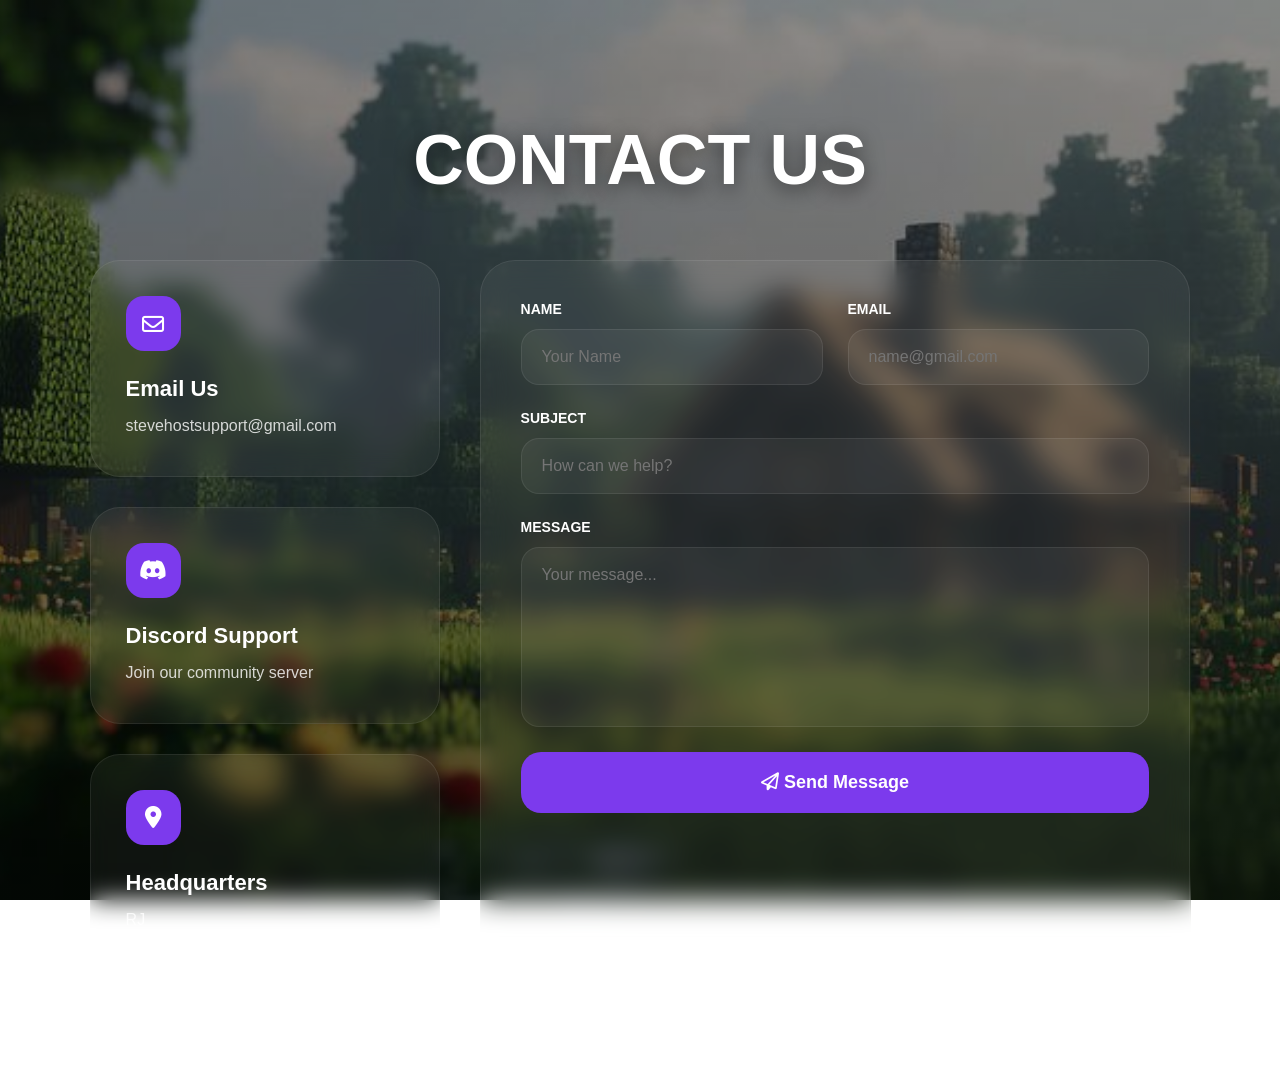
<file: contact.html>
<!DOCTYPE html>
<html lang="en">
<head>

<meta charset="UTF-8">
<meta name="viewport" content="width=device-width, initial-scale=1.0">

<title>Contact - SteveHost</title>

<link rel="stylesheet" href="style.css">

<link rel="stylesheet"
href="https://cdnjs.cloudflare.com/ajax/libs/font-awesome/6.5.1/css/all.min.css">

</head>

<body>

<div class="overlay"></div>

<section class="contact-section">

<h1 class="page-title">
CONTACT US
</h1>

<div class="contact-container">

<div class="contact-info">

<div class="info-card">

<i class="fa-regular fa-envelope"></i>

<h2>Email Us</h2>

<p>stevehostsupport@gmail.com</p>

</div>

<div class="info-card">

<i class="fa-brands fa-discord"></i>

<h2>Discord Support</h2>

<p>Join our community server</p>

</div>

<div class="info-card">

<i class="fa-solid fa-location-dot"></i>

<h2>Headquarters</h2>

<p>RJ</p>

</div>

</div>

<div class="contact-form">

<div class="row">

<div class="input-box">

<label>NAME</label>

<input type="text"
placeholder="Your Name">

</div>

<div class="input-box">

<label>EMAIL</label>

<input type="email"
placeholder="name@gmail.com">

</div>

</div>

<div class="input-box">

<label>SUBJECT</label>

<input type="text"
placeholder="How can we help?">

</div>

<div class="input-box">

<label>MESSAGE</label>

<textarea
placeholder="Your message..."></textarea>

</div>

<button class="send-btn">

<i class="fa-regular fa-paper-plane"></i>

Send Message

</button>

</div>

</div>

</section>

</body>
</html>
</file>
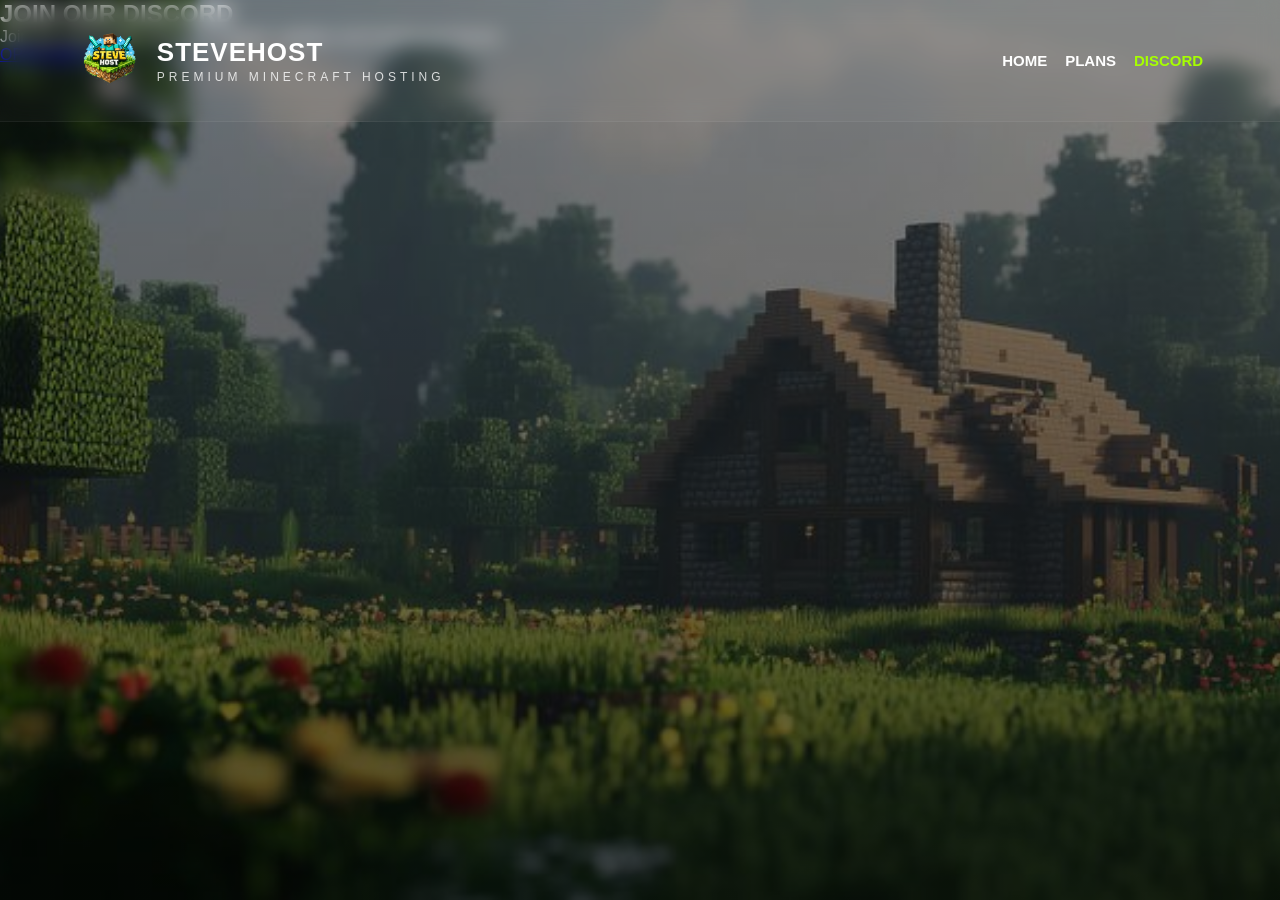
<file: discord.html>
<!-- =========================
FILE: discord.html
========================= -->

<!DOCTYPE html>
<html lang="en">
<head>

<meta charset="UTF-8">
<meta name="viewport" content="width=device-width, initial-scale=1.0">

<title>Discord</title>

<link rel="stylesheet" href="style.css">

</head>

<body>

<div class="overlay"></div>

<header>

<div class="logo">

<img src="logo.png">

<div>

<h1>STEVEHOST</h1>

<p>PREMIUM MINECRAFT HOSTING</p>

</div>

</div>

<nav>

<a href="index.html">HOME</a>
<a href="plans.html">PLANS</a>
<a href="discord.html" class="active">DISCORD</a>

</nav>

</header>

<section class="discord-page">

<div class="discord-box">

<h1>JOIN OUR DISCORD</h1>

<p>
Join our community server for support,
updates and hosting purchases.
</p>

<a href="https://discord.gg/aba6rxp5ye" target="_blank">
OPEN DISCORD
</a>

</div>

</section>

</body>
</html>
</file>
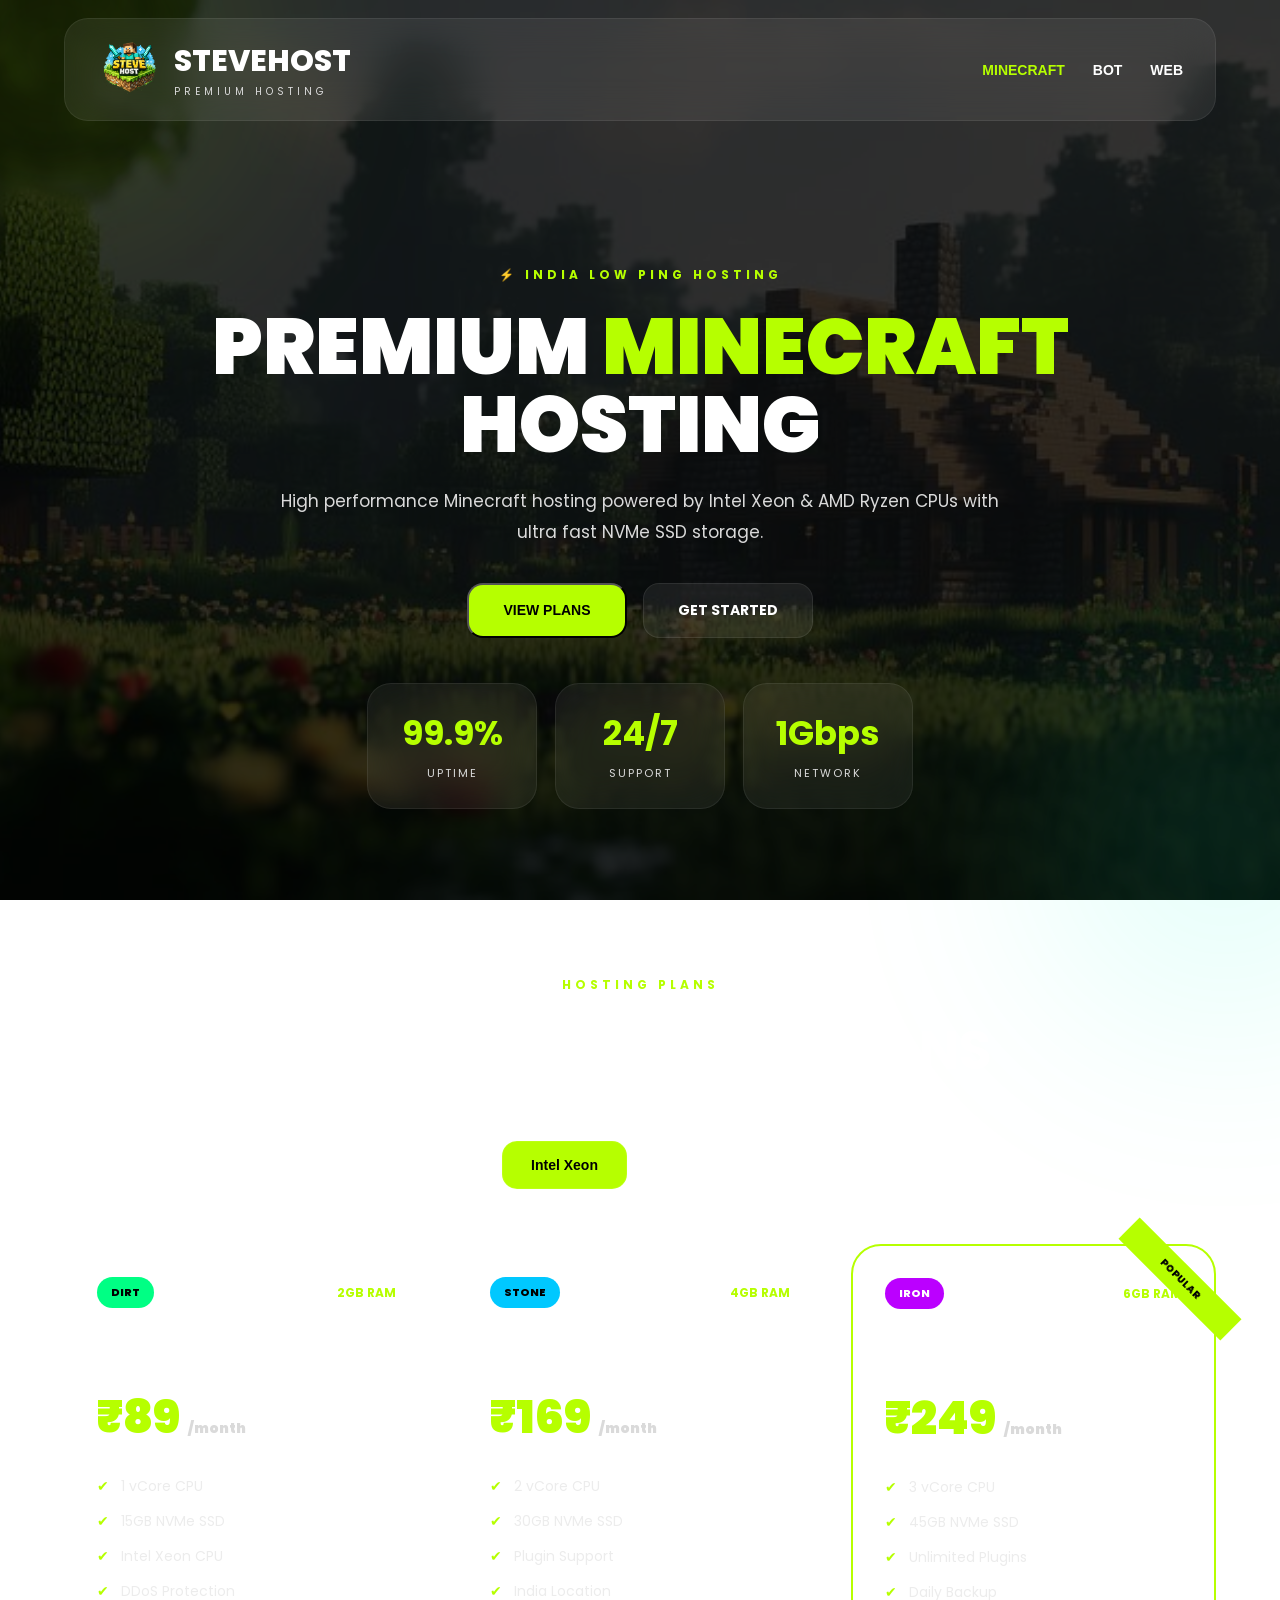
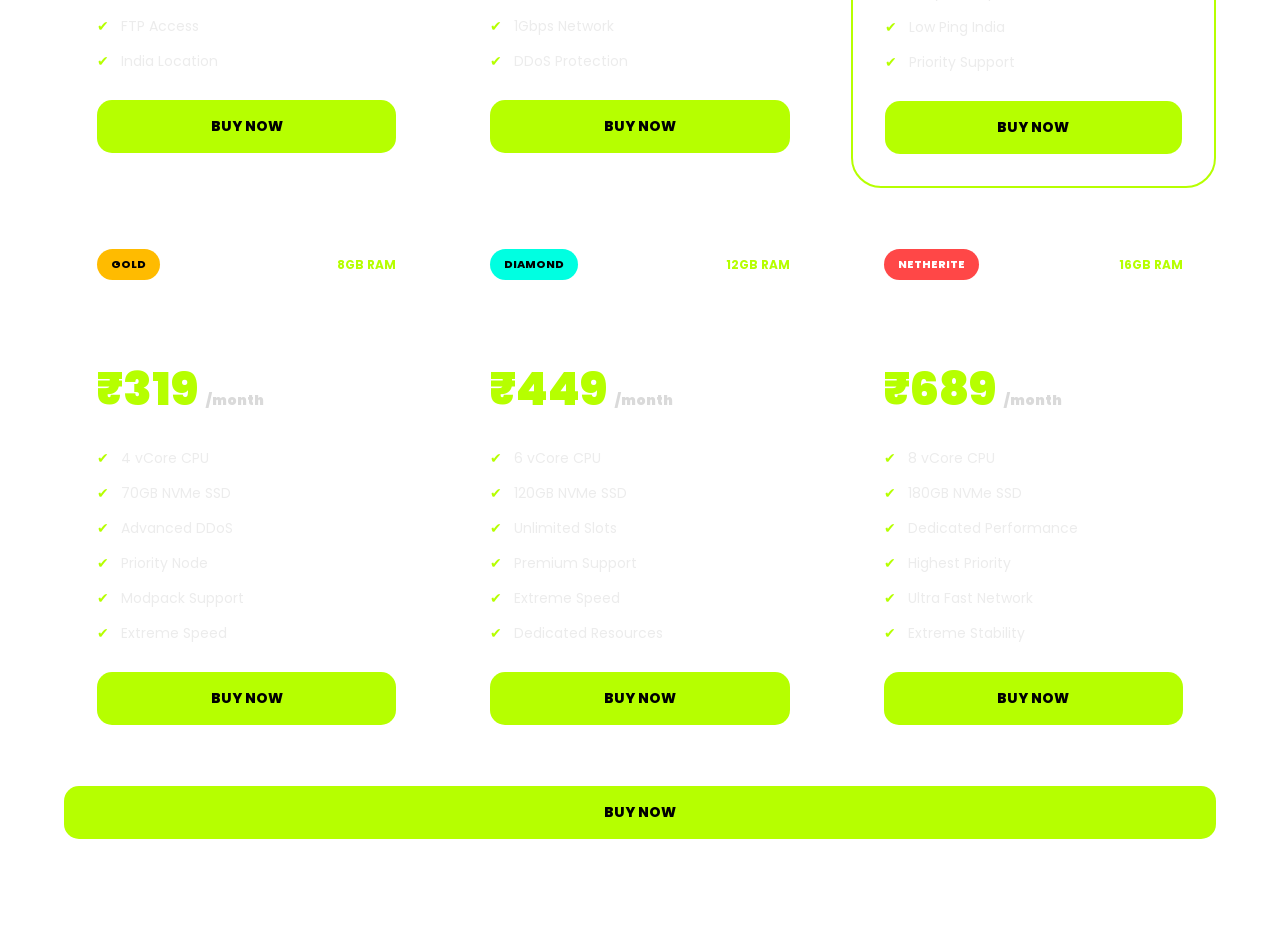
<file: plans.html>
<!DOCTYPE html>
<html lang="en">
<head>

  <meta charset="UTF-8">

  <meta name="viewport"
  content="width=device-width, initial-scale=1.0">

  <title>SteveHost Plans</title>

  <link rel="stylesheet" href="plans.css">

  <link href="https://fonts.googleapis.com/css2?family=Poppins:wght@300;400;500;600;700;800;900&display=swap" rel="stylesheet">

</head>
<body>





  <!-- BACKGROUND -->

  <div class="overlay"></div>

  <div class="blur blur1"></div>

  <div class="blur blur2"></div>







  <!-- NAVBAR -->

  <header>

    <div class="navbar">



      <!-- LOGO -->

      <a href="index.html" class="logo-box">

        <img src="logo.png" class="logo">

        <div>

          <h1>STEVEHOST</h1>

          <p>PREMIUM HOSTING</p>

        </div>

      </a>





      <!-- NAVIGATION -->

      <div class="nav-links">

        <button class="nav-btn active-nav"
        onclick="showCategory('minecraft',this)">
        MINECRAFT
        </button>

        <button class="nav-btn"
        onclick="showCategory('bot',this)">
        BOT
        </button>

        <button class="nav-btn"
        onclick="showCategory('web',this)">
        WEB
        </button>

      </div>

    </div>

  </header>









  <!-- HERO -->

  <section class="hero">

    <div class="hero-content">

      <span class="hero-top">

        ⚡ INDIA LOW PING HOSTING

      </span>





      <h2>

        PREMIUM <span>MINECRAFT</span><br>

        HOSTING

      </h2>





      <p>

        High performance Minecraft hosting powered
        by Intel Xeon & AMD Ryzen CPUs with
        ultra fast NVMe SSD storage.

      </p>






      <!-- BUTTONS -->

      <div class="hero-buttons">

        <button class="hero-btn green-btn"
        onclick="scrollToPlans()">
        VIEW PLANS
        </button>

        <a href="billing.html"
        class="hero-btn dark-btn">
        GET STARTED
        </a>

      </div>






      <!-- STATS -->

      <div class="hero-stats">

        <div class="stat-box">

          <h3>99.9%</h3>

          <span>UPTIME</span>

        </div>

        <div class="stat-box">

          <h3>24/7</h3>

          <span>SUPPORT</span>

        </div>

        <div class="stat-box">

          <h3>1Gbps</h3>

          <span>NETWORK</span>

        </div>

      </div>

    </div>

  </section>










  <!-- MAIN SECTION -->

  <section id="minecraft-section"
  class="main-section">





    <!-- TITLE -->

    <div class="section-title">

      <span>HOSTING PLANS</span>

      <h2>

        MINECRAFT SERVER PLANS

      </h2>

    </div>







    <!-- CPU SWITCH -->

    <div class="cpu-switch">

      <button class="cpu-btn active-cpu"
      onclick="showCPU('intel',this)">
      Intel Xeon
      </button>

      <button class="cpu-btn"
      onclick="showCPU('ryzen',this)">
      AMD Ryzen
      </button>

    </div>








    <!-- INTEL -->

    <div id="intel"
    class="plans-grid">



      <!-- CARD -->

      <div class="card">

        <div class="plan-top">

          <div class="badge green">
            DIRT
          </div>

          <span class="ram">
            2GB RAM
          </span>

        </div>





        <h3>DIRT PLAN</h3>





        <div class="price">

          ₹89

          <span>/month</span>

        </div>





        <ul>

          <li>1 vCore CPU</li>

          <li>15GB NVMe SSD</li>

          <li>Intel Xeon CPU</li>

          <li>DDoS Protection</li>

          <li>FTP Access</li>

          <li>India Location</li>

        </ul>





        <a href="billing.html"
        class="buy-btn">
        BUY NOW
        </a>

      </div>









      <div class="card">

        <div class="plan-top">

          <div class="badge blue">
            STONE
          </div>

          <span class="ram">
            4GB RAM
          </span>

        </div>





        <h3>STONE PLAN</h3>





        <div class="price">

          ₹169

          <span>/month</span>

        </div>





        <ul>

          <li>2 vCore CPU</li>

          <li>30GB NVMe SSD</li>

          <li>Plugin Support</li>

          <li>India Location</li>

          <li>1Gbps Network</li>

          <li>DDoS Protection</li>

        </ul>





        <a href="billing.html"
        class="buy-btn">
        BUY NOW
        </a>

      </div>









      <div class="card featured-card">

        <div class="featured-tag">

          POPULAR

        </div>





        <div class="plan-top">

          <div class="badge purple">
            IRON
          </div>

          <span class="ram">
            6GB RAM
          </span>

        </div>





        <h3>IRON PLAN</h3>





        <div class="price">

          ₹249

          <span>/month</span>

        </div>





        <ul>

          <li>3 vCore CPU</li>

          <li>45GB NVMe SSD</li>

          <li>Unlimited Plugins</li>

          <li>Daily Backup</li>

          <li>Low Ping India</li>

          <li>Priority Support</li>

        </ul>





        <a href="billing.html"
        class="buy-btn">
        BUY NOW
        </a>

      </div>









      <div class="card">

        <div class="plan-top">

          <div class="badge gold">
            GOLD
          </div>

          <span class="ram">
            8GB RAM
          </span>

        </div>





        <h3>GOLD PLAN</h3>





        <div class="price">

          ₹319

          <span>/month</span>

        </div>





        <ul>

          <li>4 vCore CPU</li>

          <li>70GB NVMe SSD</li>

          <li>Advanced DDoS</li>

          <li>Priority Node</li>

          <li>Modpack Support</li>

          <li>Extreme Speed</li>

        </ul>





        <a href="billing.html"
        class="buy-btn">
        BUY NOW
        </a>

      </div>









      <div class="card">

        <div class="plan-top">

          <div class="badge cyan">
            DIAMOND
          </div>

          <span class="ram">
            12GB RAM
          </span>

        </div>





        <h3>DIAMOND PLAN</h3>





        <div class="price">

          ₹449

          <span>/month</span>

        </div>





        <ul>

          <li>6 vCore CPU</li>

          <li>120GB NVMe SSD</li>

          <li>Unlimited Slots</li>

          <li>Premium Support</li>

          <li>Extreme Speed</li>

          <li>Dedicated Resources</li>

        </ul>





        <a href="billing.html"
        class="buy-btn">
        BUY NOW
        </a>

      </div>









      <div class="card">

        <div class="plan-top">

          <div class="badge red">
            NETHERITE
          </div>

          <span class="ram">
            16GB RAM
          </span>

        </div>





        <h3>NETHERITE PLAN</h3>





        <div class="price">

          ₹689

          <span>/month</span>

        </div>





        <ul>

          <li>8 vCore CPU</li>

          <li>180GB NVMe SSD</li>

          <li>Dedicated Performance</li>

          <li>Highest Priority</li>

          <li>Ultra Fast Network</li>

          <li>Extreme Stability</li>

        </ul>





        <a href="billing.html"
        class="buy-btn">
        BUY NOW
        </a>

      </div>

    </div>









<!-- ================= AMD RYZEN PREMIUM HOSTING ================= -->

<div id="ryzen"
class="plans-grid"
style="display:none;">



  <!-- COAL -->

  <div class="card">

    <div class="premium-bar">
      ⚡ PREMIUM HOSTING ⚡
    </div>

    <div class="plan-top">

      <div class="badge gray">
        ⛏ COAL
      </div>

      <span class="ram">
        2GB RAM
      </span>

    </div>

    <h3>COAL PLAN</h3>

    <div class="specs">

      2GB RAM • 2 Core

    </div>

    <div class="price">

      ₹379

      <span>/Month</span>

    </div>

    <ul>

      <li>AMD Ryzen 9 CPU</li>

      <li>20GB NVMe SSD</li>

      <li>DDoS Protection</li>

      <li>Ultra Low Latency</li>

      <li>1Gbps Network</li>

      <li>India Location</li>

    </ul>

    <div class="plan-features">

      ⚡ Best Value Hosting <br>
      🛡 Premium DDoS Protection <br>
      🖥 Powered By AMD Ryzen 9 <br>
      🚀 Ultra Low Latency Network

    </div>

    <a href="billing.html"
    class="buy-btn">
    BUY NOW
    </a>

  </div>









  <!-- IRON -->

  <div class="card">

    <div class="premium-bar">
      ⚡ PREMIUM HOSTING ⚡
    </div>

    <div class="plan-top">

      <div class="badge purple">
        ⛓ IRON
      </div>

      <span class="ram">
        4GB RAM
      </span>

    </div>

    <h3>IRON PLAN</h3>

    <div class="specs">

      4GB RAM • 2 Core

    </div>

    <div class="price">

      ₹699

      <span>/Month</span>

    </div>

    <ul>

      <li>AMD Ryzen 9 CPU</li>

      <li>40GB NVMe SSD</li>

      <li>Premium DDoS</li>

      <li>Low Ping India</li>

      <li>Unlimited Plugins</li>

      <li>Extreme Stability</li>

    </ul>

    <div class="plan-features">

      ⚡ Best Value Hosting <br>
      🛡 Premium DDoS Protection <br>
      🖥 Powered By AMD Ryzen 9 <br>
      🚀 Ultra Low Latency Network

    </div>

    <a href="billing.html"
    class="buy-btn">
    BUY NOW
    </a>

  </div>









  <!-- GOLD -->

  <div class="card featured-card">

    <div class="featured-tag">

      MOST POPULAR

    </div>

    <div class="premium-bar">
      ⚡ PREMIUM HOSTING ⚡
    </div>

    <div class="plan-top">

      <div class="badge gold">
        🏆 GOLD
      </div>

      <span class="ram">
        6GB RAM
      </span>

    </div>

    <h3>GOLD PLAN</h3>

    <div class="specs">

      6GB RAM • 3 Core

    </div>

    <div class="price">

      ₹1099

      <span>/Month</span>

    </div>

    <ul>

      <li>AMD Ryzen 9 CPU</li>

      <li>60GB NVMe SSD</li>

      <li>Public Server Ready</li>

      <li>Advanced Security</li>

      <li>Unlimited Plugins</li>

      <li>Extreme Speed</li>

    </ul>

    <div class="plan-features">

      ⚡ Best Value Hosting <br>
      🛡 Premium DDoS Protection <br>
      🖥 Powered By AMD Ryzen 9 <br>
      🚀 Ultra Low Latency Network

    </div>

    <a href="billing.html"
    class="buy-btn">
    BUY NOW
    </a>

  </div>









  <!-- DIAMOND -->

  <div class="card">

    <div class="premium-bar">
      ⚡ PREMIUM HOSTING ⚡
    </div>

    <div class="plan-top">

      <div class="badge cyan">
        💎 DIAMOND
      </div>

      <span class="ram">
        8GB RAM
      </span>

    </div>

    <h3>DIAMOND PLAN</h3>

    <div class="specs">

      8GB RAM • 4 Core

    </div>

    <div class="price">

      ₹1499

      <span>/Month</span>

    </div>

    <ul>

      <li>AMD Ryzen 9 CPU</li>

      <li>90GB NVMe SSD</li>

      <li>Dedicated Node</li>

      <li>Premium Support</li>

      <li>Extreme Stability</li>

      <li>Unlimited Plugins</li>

    </ul>

    <div class="plan-features">

      ⚡ Best Value Hosting <br>
      🛡 Premium DDoS Protection <br>
      🖥 Powered By AMD Ryzen 9 <br>
      🚀 Ultra Low Latency Network

    </div>

    <a href="billing.html"
    class="buy-btn">
    BUY NOW
    </a>

  </div>









  <!-- NETHERITE -->

  <div class="card">

    <div class="premium-bar">
      ⚡ PREMIUM HOSTING ⚡
    </div>

    <div class="plan-top">

      <div class="badge red">
        🔥 NETHERITE
      </div>

      <span class="ram">
        12GB RAM
      </span>

    </div>

    <h3>NETHERITE PLAN</h3>

    <div class="specs">

      12GB RAM • 6 Core

    </div>

    <div class="price">

      ₹2199

      <span>/Month</span>

    </div>

    <ul>

      <li>AMD Ryzen 9 CPU</li>

      <li>140GB NVMe SSD</li>

      <li>Highest Priority</li>

      <li>Unlimited Slots</li>

      <li>Extreme Performance</li>

      <li>Low Ping India</li>

    </ul>

    <div class="plan-features">

      ⚡ Best Value Hosting <br>
      🛡 Premium DDoS Protection <br>
      🖥 Powered By AMD Ryzen 9 <br>
      🚀 Ultra Low Latency Network

    </div>

    <a href="billing.html"
    class="buy-btn">
    BUY NOW
    </a>

  </div>









  <!-- DRAGON -->

  <div class="card">

    <div class="premium-bar">
      ⚡ PREMIUM HOSTING ⚡
    </div>

    <div class="plan-top">

      <div class="badge dragon">
        🐉 DRAGON
      </div>

      <span class="ram">
        16GB RAM
      </span>

    </div>

    <h3>DRAGON PLAN</h3>

    <div class="specs">

      16GB RAM • 8 Core

    </div>

    <div class="price">

      ₹2999

      <span>/Month</span>

    </div>

    <ul>

      <li>AMD Ryzen 9 CPU</li>

      <li>200GB NVMe SSD</li>

      <li>Dedicated Ryzen Node</li>

      <li>Top Performance</li>

      <li>Unlimited Power</li>

      <li>Premium Hardware</li>

    </ul>

    <div class="plan-features">

      ⚡ Best Value Hosting <br>
      🛡 Premium DDoS Protection <br>
      🖥 Powered By AMD Ryzen 9 <br>
      🚀 Ultra Low Latency Network

    </div>

    <a href="billing.html"
    class="buy-btn">
    BUY NOW
    </a>

  </div>

</div>




        <a href="billing.html"
        class="buy-btn">
        BUY NOW
        </a>

      </div>

    </div>

  </section>










  <!-- BOT -->

  <section id="bot-section"
  class="coming-section"
  style="display:none;">

    <div class="coming-card">

      <h2>BOT HOSTING</h2>

      <p>Plans Not Available</p>

    </div>

  </section>










  <!-- WEB -->

  <section id="web-section"
  class="coming-section"
  style="display:none;">

    <div class="coming-card">

      <h2>WEB HOSTING</h2>

      <p>Plans Not Available</p>

    </div>

  </section>










  <script>

    function showCPU(type,btn){

      document.getElementById("intel").style.display="none";

      document.getElementById("ryzen").style.display="none";

      document.getElementById(type).style.display="grid";

      let buttons=document.querySelectorAll(".cpu-btn");

      buttons.forEach(button=>{

        button.classList.remove("active-cpu");

      });

      btn.classList.add("active-cpu");

    }








    function showCategory(type,btn){

      document.getElementById("minecraft-section").style.display="block";

      document.getElementById("bot-section").style.display="none";

      document.getElementById("web-section").style.display="none";

      if(type==="bot"){

        document.getElementById("minecraft-section").style.display="none";

        document.getElementById("bot-section").style.display="flex";

      }

      if(type==="web"){

        document.getElementById("minecraft-section").style.display="none";

        document.getElementById("web-section").style.display="flex";

      }

      let nav=document.querySelectorAll(".nav-btn");

      nav.forEach(button=>{

        button.classList.remove("active-nav");

      });

      btn.classList.add("active-nav");

    }








    function scrollToPlans(){

      window.scrollTo({

        top:720,

        behavior:"smooth"

      });

    }

  </script>

</body>
</html>
</file>
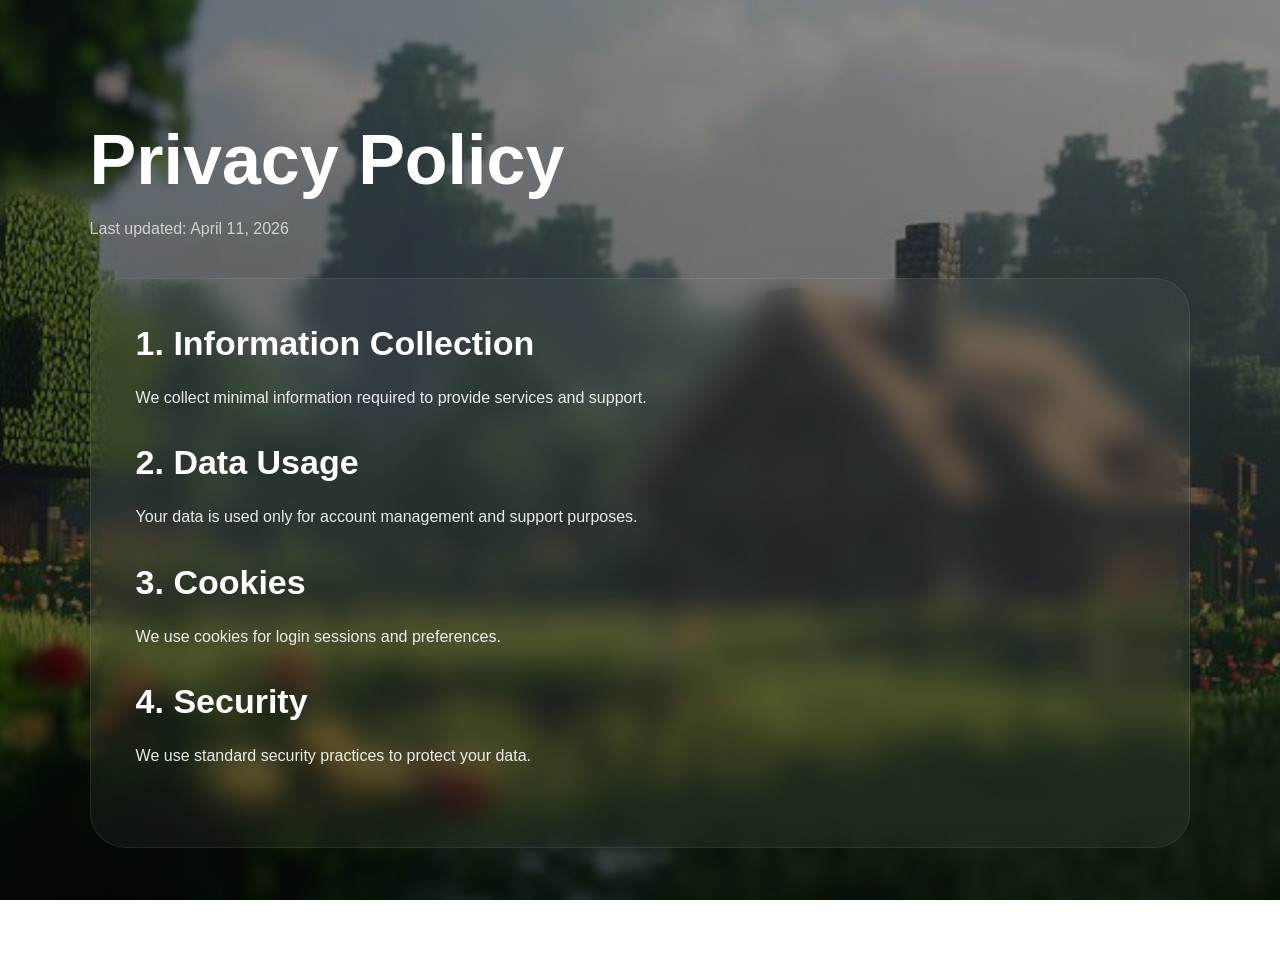
<file: policy.html>
<!DOCTYPE html>
<html lang="en">
<head>

<meta charset="UTF-8">
<meta name="viewport"
content="width=device-width, initial-scale=1.0">

<title>Privacy Policy - SteveHost</title>

<link rel="stylesheet" href="style.css">

</head>

<body>

<div class="overlay"></div>

<section class="policy-page">

<h1>
Privacy Policy
</h1>

<p class="update">
Last updated: April 11, 2026
</p>

<div class="policy-box">

<h2>
1. Information Collection
</h2>

<p>
We collect minimal information
required to provide services
and support.
</p>

<h2>
2. Data Usage
</h2>

<p>
Your data is used only for
account management and
support purposes.
</p>

<h2>
3. Cookies
</h2>

<p>
We use cookies for login
sessions and preferences.
</p>

<h2>
4. Security
</h2>

<p>
We use standard security
practices to protect your data.
</p>

</div>

</section>

</body>
</html>
</file>
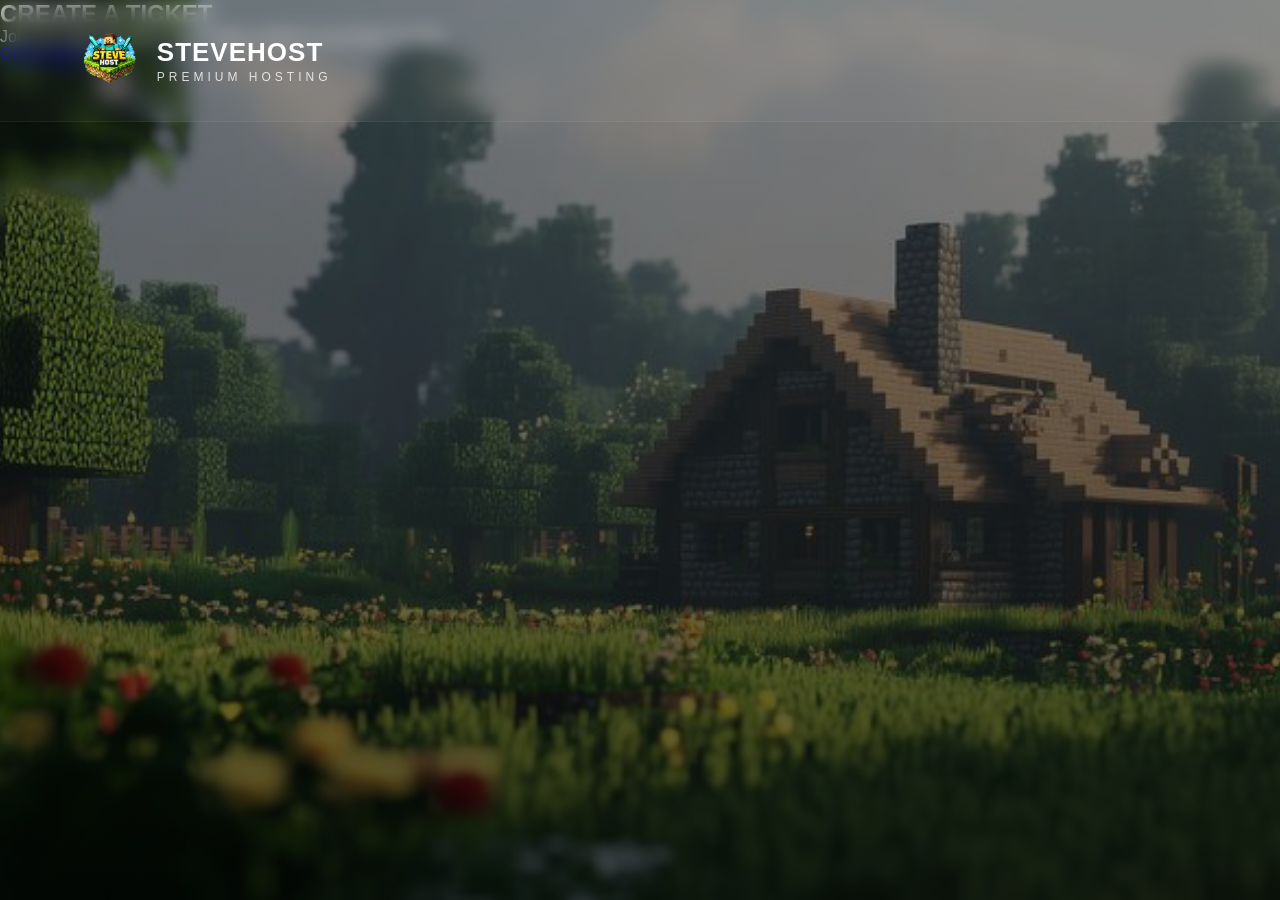
<file: purchase.html>
<!-- =========================
FILE: purchase.html
========================= -->

<!DOCTYPE html>
<html lang="en">
<head>

<meta charset="UTF-8">
<meta name="viewport" content="width=device-width, initial-scale=1.0">

<title>Purchase</title>

<link rel="stylesheet" href="style.css">

</head>

<body>

<div class="overlay"></div>

<header>

<div class="logo">

<img src="logo.png">

<div>

<h1>STEVEHOST</h1>

<p>PREMIUM HOSTING</p>

</div>

</div>

</header>

<section class="purchase-page">

<div class="purchase-box fade">

<h1>CREATE A TICKET</h1>

<p>
Join our Discord server and create
a ticket to purchase hosting.
</p>

<a href="https://discord.gg/aba6rxp5ye" target="_blank">
OPEN DISCORD
</a>

</div>

</section>

</body>
</html>
</file>
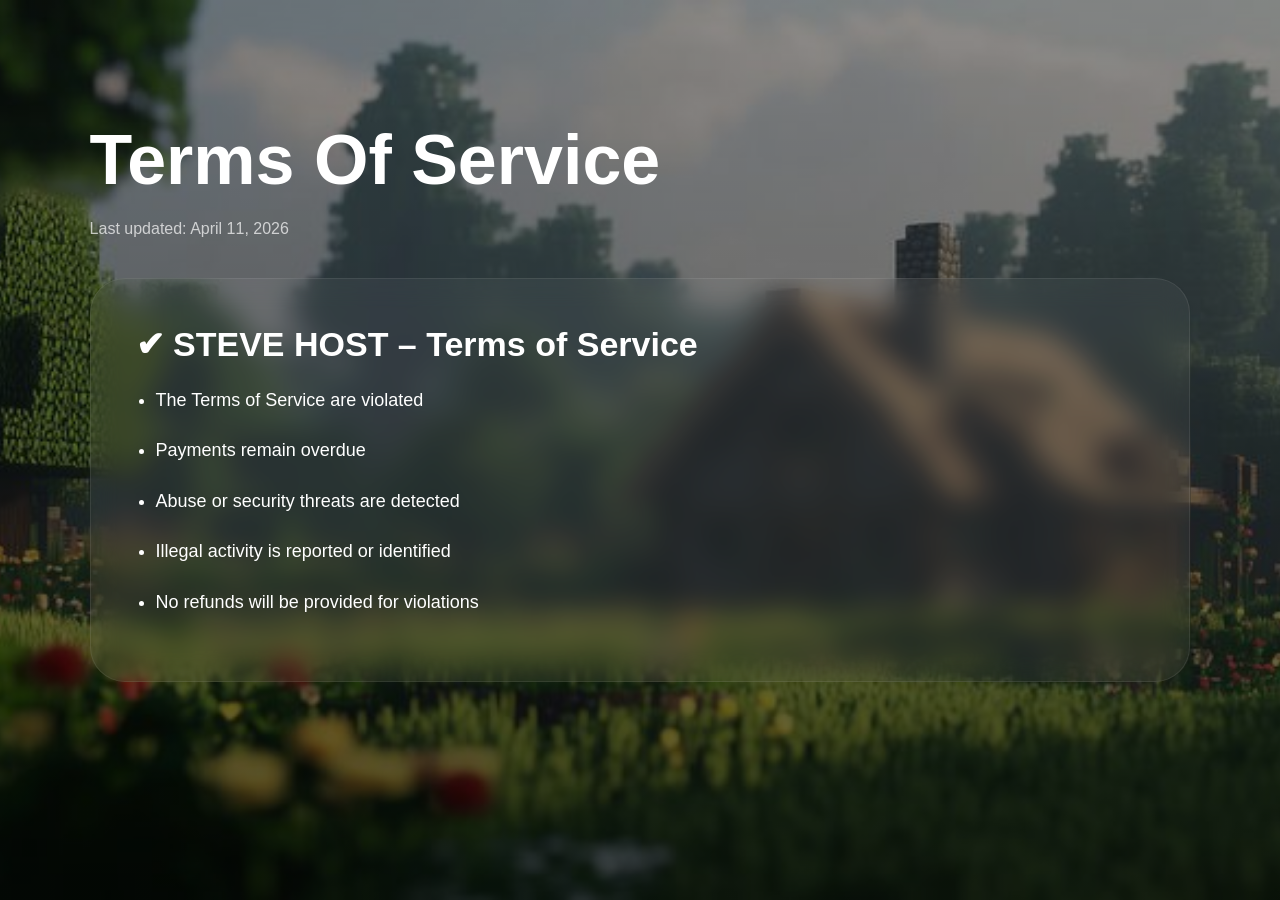
<file: tos.html>
<!DOCTYPE html>
<html lang="en">
<head>

<meta charset="UTF-8">
<meta name="viewport"
content="width=device-width, initial-scale=1.0">

<title>TOS - SteveHost</title>

<link rel="stylesheet" href="style.css">

</head>

<body>

<div class="overlay"></div>

<section class="policy-page">

<h1>
Terms Of Service
</h1>

<p class="update">
Last updated: April 11, 2026
</p>

<div class="policy-box">

<h2>
✔ STEVE HOST – Terms of Service
</h2>

<ul>

<li>
The Terms of Service are violated
</li>

<li>
Payments remain overdue
</li>

<li>
Abuse or security threats are detected
</li>

<li>
Illegal activity is reported or identified
</li>

<li>
No refunds will be provided for violations
</li>

</ul>

</div>

</section>

</body>
</html>
</file>
<file: style.css>
*{
margin:0;
padding:0;
box-sizing:border-box;
font-family:'Montserrat',sans-serif;
}

body{
width:100%;
min-height:100vh;
overflow-x:hidden;
color:white;

background:
linear-gradient(rgba(0,0,0,0.45),rgba(0,0,0,0.65)),
url("bg.jpg");

background-size:cover;
background-position:center;
background-repeat:no-repeat;
background-attachment:fixed;

position:relative;
}

/* OVERLAY */

.overlay{
display:none;
}

/* HEADER */

header{
width:100%;
padding:28px 6%;

display:flex;
justify-content:space-between;
align-items:center;

position:fixed;
top:0;
left:0;
z-index:1000;

background:rgba(255,255,255,0.03);

backdrop-filter:blur(10px);

border-bottom:1px solid rgba(255,255,255,0.05);
}

/* LOGO */

.logo{
display:flex;
align-items:center;
gap:15px;
}

.logo img{
width:65px;
height:65px;
object-fit:contain;
}

.logo h1{
font-size:26px;
font-weight:800;
letter-spacing:1px;
color:white;
}

.logo p{
font-size:12px;
letter-spacing:4px;
opacity:0.8;
margin-top:2px;
}

/* NAVBAR */

nav{
display:flex;
align-items:center;
gap:18px;
}

nav a{
text-decoration:none;
color:white;
font-size:15px;
font-weight:700;
transition:0.3s;
}

nav a:hover,
nav .active{
color:#a6ff00;
}

/* ICON BUTTON */

.icon-btn{
width:52px;
height:52px;

display:flex;
align-items:center;
justify-content:center;

border-radius:16px;

background:rgba(255,255,255,0.08);

border:1px solid rgba(255,255,255,0.12);

backdrop-filter:blur(10px);

font-size:18px;
color:white;

transition:0.3s;
}

.icon-btn:hover{
background:rgba(255,255,255,0.18);
transform:translateY(-3px);
}

/* HERO */

.hero{
width:100%;
min-height:100vh;

display:flex;
flex-direction:column;
justify-content:center;
align-items:center;

text-align:center;

padding:140px 20px 60px;
}

/* TOP TEXT */

.hero h3{
font-size:18px;
font-weight:800;

letter-spacing:2px;

margin-bottom:22px;

color:#a6ff00;

text-shadow:0 0 15px rgba(166,255,0,0.7);
}

/* MAIN TITLE */

.hero h1{
font-size:100px;
font-weight:900;

line-height:1;

margin-bottom:30px;

text-transform:uppercase;

text-shadow:0 8px 20px rgba(0,0,0,0.6);
}

.hero h1 span{
color:#a6ff00;
display:block;
margin-top:10px;
}

/* DESCRIPTION */

.hero p{
max-width:850px;

font-size:20px;
line-height:1.7;

margin-bottom:45px;

opacity:0.95;

text-shadow:0 2px 8px rgba(0,0,0,0.5);
}

/* BUTTONS */

.buttons{
display:flex;
align-items:center;
justify-content:center;
gap:22px;
flex-wrap:wrap;
}

/* BUTTONS STYLE */

.buttons a{
padding:18px 38px;

border-radius:16px;

text-decoration:none;

font-size:15px;
font-weight:800;

transition:0.3s;
}

/* GET PLANS */

.plans-btn{
background:#a6ff00;
color:black;

box-shadow:0 0 25px rgba(166,255,0,0.5);
}

.plans-btn:hover{
transform:translateY(-4px) scale(1.03);
background:#b7ff33;
}

/* OPEN PANEL */

.panel-btn{
background:rgba(80,80,50,0.65);

backdrop-filter:blur(8px);

border:1px solid rgba(255,255,255,0.08);

color:white;
}

.panel-btn:hover{
transform:translateY(-4px);
background:rgba(100,100,70,0.8);
}

/* DISCORD */

.discord-btn{
background:#5865F2;
color:white;

box-shadow:0 0 25px rgba(88,101,242,0.5);
}

.discord-btn:hover{
transform:translateY(-4px);
background:#6d79ff;
}

/* PROFILE */

.profile-dropdown.show{
display:block;
}

/* ANIMATIONS */

.fade{
animation:fade 1s ease;
}

.fade2{
animation:fade 1.5s ease;
}

.fade3{
animation:fade 2s ease;
}

.slide{
animation:slide 1.2s ease;
}

@keyframes fade{
from{
opacity:0;
transform:translateY(25px);
}
to{
opacity:1;
transform:translateY(0);
}
}

@keyframes slide{
from{
opacity:0;
transform:translateY(60px);
}
to{
opacity:1;
transform:translateY(0);
}
}

/* MOBILE */

@media(max-width:1000px){

.hero h1{
font-size:70px;
}

.hero p{
font-size:18px;
}

}

@media(max-width:700px){

header{
padding:20px;
flex-direction:column;
gap:20px;
}

nav{
flex-wrap:wrap;
justify-content:center;
}

.hero{
padding-top:200px;
}

.hero h1{
font-size:48px;
}

.hero h3{
font-size:14px;
}

.hero p{
font-size:15px;
line-height:1.7;
}

.buttons{
flex-direction:column;
width:100%;
}

.buttons a{
width:100%;
max-width:320px;
}

.logo img{
width:55px;
height:55px;
}

.logo h1{
font-size:22px;
}

}

/* PAGE TITLE */

.page-title{
text-align:center;
font-size:70px;
margin-bottom:60px;
font-weight:800;
text-shadow:0 5px 20px rgba(0,0,0,0.5);
}

/* CONTACT */

.contact-section{
padding:120px 7%;
}

.contact-container{
display:grid;
grid-template-columns:350px 1fr;
gap:40px;
}

.contact-info{
display:flex;
flex-direction:column;
gap:30px;
}

.info-card{
padding:35px;

border-radius:30px;

background:rgba(255,255,255,0.05);

backdrop-filter:blur(12px);

border:1px solid rgba(255,255,255,0.08);
}

.info-card i{
width:55px;
height:55px;

display:flex;
align-items:center;
justify-content:center;

border-radius:18px;

background:#7c3aed;

font-size:22px;

margin-bottom:25px;
}

.info-card h2{
font-size:22px;
margin-bottom:10px;
}

.info-card p{
opacity:0.8;
line-height:1.8;
}

.contact-form{
padding:40px;

border-radius:35px;

background:rgba(255,255,255,0.05);

backdrop-filter:blur(14px);

border:1px solid rgba(255,255,255,0.08);
}

.row{
display:grid;
grid-template-columns:1fr 1fr;
gap:25px;
}

.input-box{
display:flex;
flex-direction:column;
margin-bottom:25px;
}

.input-box label{
font-size:14px;
font-weight:700;
margin-bottom:12px;
}

.input-box input,
.input-box textarea{
width:100%;

padding:18px 20px;

border-radius:18px;

background:rgba(255,255,255,0.05);

border:1px solid rgba(255,255,255,0.08);

outline:none;

color:white;

font-size:16px;
}

.input-box textarea{
height:180px;
resize:none;
}

.send-btn{
width:100%;

padding:20px;

border:none;

border-radius:20px;

background:#7c3aed;

color:white;

font-size:18px;
font-weight:700;

cursor:pointer;
}

/* POLICY */

.policy-page{
padding:120px 7%;
}

.policy-page h1{
font-size:70px;
margin-bottom:20px;
font-weight:800;
}

.update{
margin-bottom:40px;
opacity:0.7;
}

.policy-box{
padding:45px;

border-radius:35px;

background:rgba(255,255,255,0.05);

backdrop-filter:blur(14px);

border:1px solid rgba(255,255,255,0.08);
}

.policy-box h2{
font-size:34px;
margin-bottom:20px;
}

.policy-box p{
line-height:1.9;
margin-bottom:30px;
opacity:0.9;
}

.policy-box ul{
padding-left:20px;
}

.policy-box li{
margin-bottom:18px;
line-height:1.8;
font-size:18px;
}

/* MOBILE */

@media(max-width:1000px){

.contact-container{
grid-template-columns:1fr;
}

}

@media(max-width:700px){

.row{
grid-template-columns:1fr;
}

.page-title,
.policy-page h1{
font-size:45px;
}

.policy-box h2{
font-size:26px;
}

}

/* FOOTER */

.footer{
padding:80px 7% 30px;
margin-top:80px;

background:rgba(0,0,0,0.25);

backdrop-filter:blur(10px);

border-top:1px solid rgba(255,255,255,0.06);
}

.footer-grid{
display:grid;
grid-template-columns:repeat(4,1fr);
gap:40px;
}

.footer-logo{
display:flex;
align-items:center;
gap:14px;
margin-bottom:20px;
}

.footer-logo img{
width:55px;
height:55px;
object-fit:contain;
}

.footer-logo h2{
font-size:36px;
font-weight:800;
}

.footer-box h3{
font-size:28px;
margin-bottom:25px;
}

.footer-box p{
line-height:1.9;
opacity:0.8;
font-size:17px;
}

.footer-box a{
display:block;

text-decoration:none;

color:rgba(255,255,255,0.75);

margin-bottom:18px;

font-size:17px;

transition:0.3s;
}

.footer-box a:hover{
color:#a6ff00;
transform:translateX(5px);
}

.socials{
display:flex;
gap:15px;
margin-top:10px;
}

.socials a{
width:58px;
height:58px;

display:flex;
align-items:center;
justify-content:center;

border-radius:18px;

background:rgba(255,255,255,0.05);

border:1px solid rgba(255,255,255,0.08);

font-size:22px;

transition:0.3s;
}

.socials a:hover{
background:#a6ff00;
color:black;
transform:translateY(-4px);
}

.footer-bottom{
margin-top:60px;
padding-top:25px;

border-top:1px solid rgba(255,255,255,0.08);

text-align:center;

opacity:0.7;

font-size:15px;
}

/* MOBILE */

@media(max-width:1000px){

.footer-grid{
grid-template-columns:1fr 1fr;
}

}

@media(max-width:700px){

.footer-grid{
grid-template-columns:1fr;
}

.footer-logo h2{
font-size:28px;
}

.footer-box h3{
font-size:24px;
}

}
</file>
<file: plans.css>
*{
  margin:0;
  padding:0;
  box-sizing:border-box;
}

body{

  font-family:'Poppins',sans-serif;

  background:url('bg.jpg');

  background-size:cover;
  background-position:center;
  background-attachment:fixed;

  color:white;

  overflow-x:hidden;

}





/* OVERLAY */

.overlay{

  position:fixed;

  width:100%;
  height:100%;

  background:rgba(0,0,0,0.80);

  top:0;
  left:0;

  z-index:-5;

}





/* BLUR */

.blur{

  position:fixed;

  width:350px;
  height:350px;

  border-radius:50%;

  filter:blur(120px);

  z-index:-4;

}

.blur1{

  background:#b6ff00;

  top:-120px;
  left:-120px;

  opacity:0.16;

}

.blur2{

  background:#00ffd0;

  bottom:-120px;
  right:-120px;

  opacity:0.12;

}





/* NAVBAR */

header{

  width:100%;

  padding:18px 5%;

  position:sticky;

  top:0;

  z-index:999;

}

.navbar{

  width:100%;

  display:flex;
  justify-content:space-between;
  align-items:center;

  padding:18px 32px;

  border-radius:24px;

  background:rgba(255,255,255,0.07);

  border:1px solid rgba(255,255,255,0.07);

  backdrop-filter:blur(20px);

}





/* LOGO */

.logo-box{

  display:flex;
  align-items:center;

  gap:12px;

  text-decoration:none;

  color:white;

}

.logo{

  width:65px;

}

.logo-box h1{

  font-size:30px;

  font-weight:800;

}

.logo-box p{

  letter-spacing:4px;

  font-size:10px;

  color:#dadada;

}





/* NAV */

.nav-links{

  display:flex;

  gap:28px;

}

.nav-btn{

  background:none;

  border:none;

  color:white;

  font-size:14px;
  font-weight:700;

  cursor:pointer;

  transition:0.3s;

  position:relative;

}

.nav-btn::after{

  content:"";

  position:absolute;

  width:0%;
  height:2px;

  left:0;
  bottom:-6px;

  background:#b6ff00;

  transition:0.3s;

}

.nav-btn:hover{

  color:#b6ff00;

}

.nav-btn:hover::after{

  width:100%;

}

.active-nav{

  color:#b6ff00;

}





/* HERO */

.hero{

  width:100%;

  min-height:88vh;

  display:flex;
  justify-content:center;
  align-items:center;

  text-align:center;

  padding:40px;

}

.hero-content{

  max-width:900px;

}

.hero-top{

  color:#b6ff00;

  font-size:12px;
  font-weight:700;

  letter-spacing:4px;

}

.hero h2{

  font-size:78px;

  line-height:1;

  margin-top:22px;
  margin-bottom:22px;

  font-weight:900;

}

.hero h2 span{

  color:#b6ff00;

}

.hero p{

  color:#dadada;

  font-size:17px;

  line-height:1.8;

  max-width:760px;

  margin:auto;

}





/* BUTTONS */

.hero-buttons{

  display:flex;
  justify-content:center;

  gap:16px;

  margin-top:35px;

  flex-wrap:wrap;

}

.hero-btn{

  padding:16px 34px;

  border-radius:16px;

  text-decoration:none;

  font-size:14px;
  font-weight:700;

  transition:0.3s;

}

.hero-btn:hover{

  transform:translateY(-4px);

}

.green-btn{

  background:#b6ff00;

  color:black;

}

.dark-btn{

  background:rgba(255,255,255,0.07);

  border:1px solid rgba(255,255,255,0.08);

  color:white;

}





/* STATS */

.hero-stats{

  display:flex;
  justify-content:center;

  gap:18px;

  margin-top:45px;

  flex-wrap:wrap;

}

.stat-box{

  width:170px;

  padding:24px;

  border-radius:24px;

  background:rgba(255,255,255,0.06);

  border:1px solid rgba(255,255,255,0.07);

  backdrop-filter:blur(20px);

}

.stat-box h3{

  font-size:34px;

  color:#b6ff00;

}

.stat-box span{

  font-size:11px;

  letter-spacing:2px;

  color:#dadada;

}





/* SECTION */

.main-section{

  width:100%;

  padding:40px 5% 100px;

}





/* TITLE */

.section-title{

  text-align:center;

  margin-bottom:50px;

}

.section-title span{

  color:#b6ff00;

  font-size:12px;
  font-weight:700;

  letter-spacing:4px;

}

.section-title h2{

  font-size:54px;

  margin-top:14px;

}





/* CPU */

.cpu-switch{

  width:100%;

  display:flex;
  justify-content:center;

  gap:16px;

  margin-bottom:55px;

  flex-wrap:wrap;

}

.cpu-btn{

  padding:15px 28px;

  border:none;
  border-radius:15px;

  background:rgba(255,255,255,0.07);

  border:1px solid rgba(255,255,255,0.08);

  color:white;

  font-size:14px;
  font-weight:700;

  cursor:pointer;

  transition:0.3s;

}

.active-cpu{

  background:#b6ff00;

  color:black;

}





/* GRID */

.plans-grid{

  display:grid;

  grid-template-columns:repeat(auto-fit,minmax(300px,1fr));

  gap:28px;

}





/* CARD */

.card{

  position:relative;

  padding:32px;

  border-radius:30px;

  background:rgba(255,255,255,0.06);

  border:1px solid rgba(255,255,255,0.07);

  backdrop-filter:blur(20px);

  transition:0.4s;

}

.card:hover{

  transform:translateY(-10px);

  border-color:#b6ff00;

  box-shadow:0 0 40px rgba(182,255,0,0.15);

}





/* FEATURED */

.featured-card{

  border:2px solid #b6ff00;

}

.featured-tag{

  position:absolute;

  top:18px;
  right:-38px;

  background:#b6ff00;

  color:black;

  padding:7px 46px;

  transform:rotate(45deg);

  font-size:10px;
  font-weight:800;

}





/* TOP */

.plan-top{

  display:flex;
  justify-content:space-between;
  align-items:center;

}





/* BADGES */

.badge{

  padding:7px 14px;

  border-radius:999px;

  font-size:11px;
  font-weight:800;

}

.ram{

  font-size:12px;

  color:#b6ff00;

  font-weight:700;

}

.green{
  background:#00ff84;
  color:black;
}

.blue{
  background:#00c8ff;
  color:black;
}

.purple{
  background:#bb00ff;
}

.gold{
  background:#ffbb00;
  color:black;
}

.cyan{
  background:#00ffe1;
  color:black;
}

.red{
  background:#ff4747;
}

.gray{
  background:#9d9d9d;
  color:black;
}

.dragon{
  background:linear-gradient(90deg,#ff0055,#7300ff);
}





/* CARD TITLE */

.card h3{

  font-size:30px;

  margin-top:22px;

}





/* PRICE */

.price{

  margin-top:8px;
  margin-bottom:24px;

  font-size:46px;

  font-weight:900;

  color:#b6ff00;

}

.price span{

  font-size:14px;

  color:#dadada;

}





/* LIST */

.card ul{

  list-style:none;

}

.card ul li{

  margin-bottom:14px;

  padding-left:24px;

  position:relative;

  color:#ececec;

  font-size:14px;

}

.card ul li::before{

  content:"✔";

  position:absolute;

  left:0;

  color:#b6ff00;

}





/* BUTTON */

.buy-btn{

  width:100%;

  display:flex;
  justify-content:center;
  align-items:center;

  margin-top:28px;

  padding:16px;

  border-radius:15px;

  background:#b6ff00;

  color:black;

  text-decoration:none;

  font-size:14px;
  font-weight:800;

  transition:0.3s;

}

.buy-btn:hover{

  transform:scale(1.03);

}





/* COMING */

.coming-section{

  min-height:60vh;

  display:flex;
  justify-content:center;
  align-items:center;

  padding:40px;

}

.coming-card{

  width:520px;

  padding:55px;

  border-radius:30px;

  background:rgba(255,255,255,0.06);

  border:1px solid rgba(255,255,255,0.07);

  text-align:center;

}

.coming-card h2{

  font-size:52px;

  margin-bottom:15px;

}

.coming-card p{

  font-size:18px;

  color:#dadada;

}





/* MOBILE */

@media(max-width:900px){

  .navbar{

    flex-direction:column;

    gap:22px;

  }

}



@media(max-width:700px){

  .hero h2{

    font-size:48px;

  }

  .section-title h2{

    font-size:38px;

  }

}



@media(max-width:600px){

  .hero h2{

    font-size:38px;

  }

  .hero p{

    font-size:15px;

  }

  .logo-box h1{

    font-size:24px;

  }

  .nav-links{

    gap:18px;

    flex-wrap:wrap;

    justify-content:center;

  }

  .plans-grid{

    grid-template-columns:1fr;

  }

}
</file>
